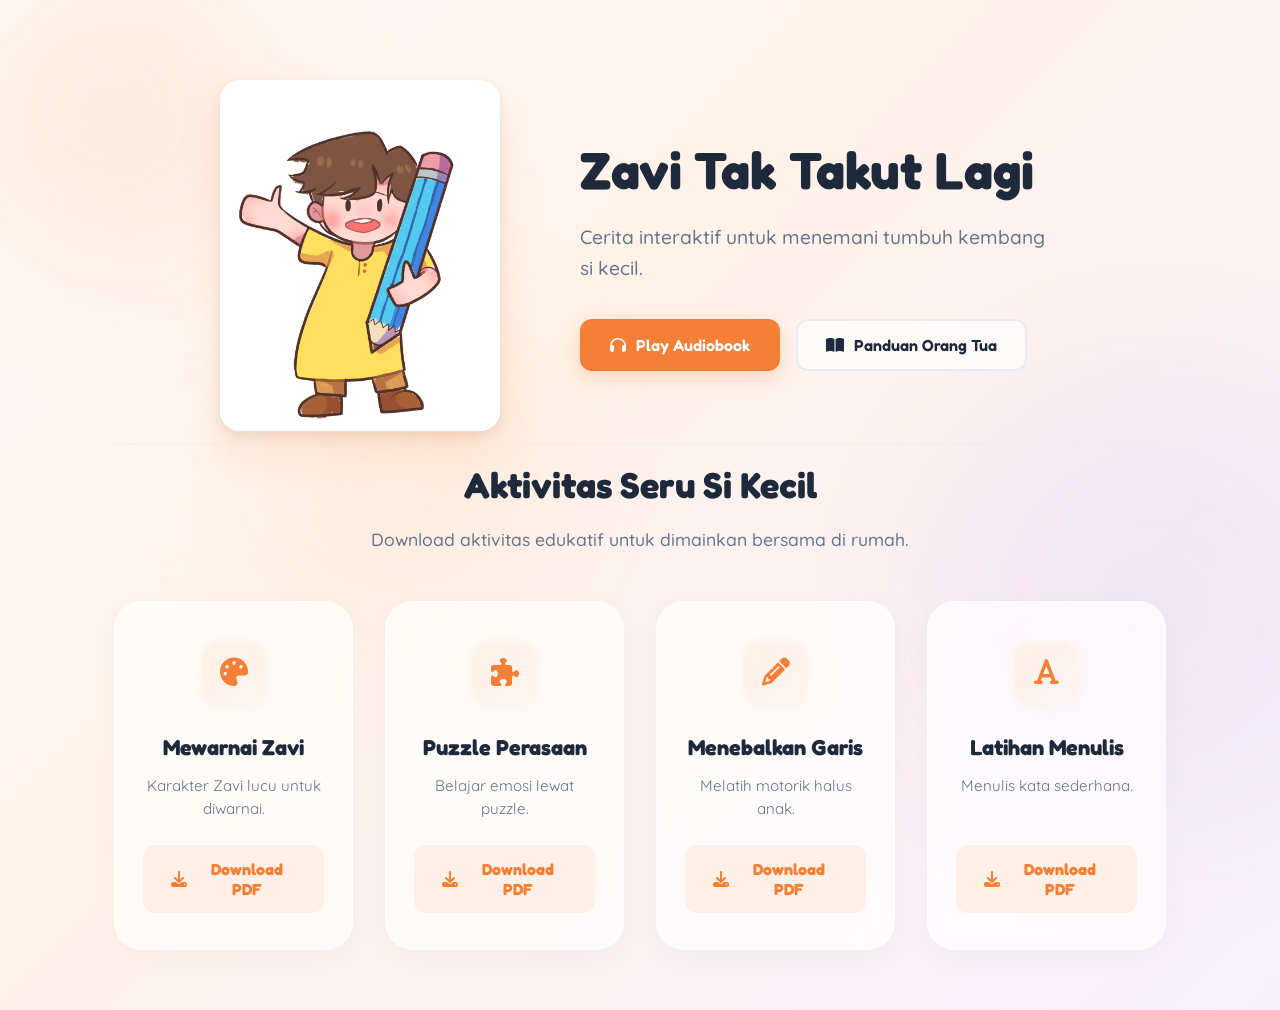
<file: index.html>
<!DOCTYPE html>
<html lang="id">
<head>
    <meta charset="UTF-8" />
    <meta name="viewport" content="width=device-width, initial-scale=1.0" />
    <title>Zavi Grows - Audiobook & Aktivitas</title>
    <link rel="icon" type="image/x-icon" href="assets/logo/logo-z.jpeg"/>
    <link rel="stylesheet" href="styles.css" />
    <link rel="stylesheet" href="https://cdnjs.cloudflare.com/ajax/libs/font-awesome/6.4.0/css/all.min.css" />
    <link rel="preconnect" href="https://fonts.googleapis.com" />
    <link rel="preconnect" href="https://fonts.gstatic.com" crossorigin />
    <link href="https://fonts.googleapis.com/css2?family=Fredoka:wght@300..700&family=Quicksand:wght@300..700&display=swap" rel="stylesheet" />
</head>
<body>
    <!-- Background Bubbles -->
    <div class="bg-bubble bubble-1"></div>
    <div class="bg-bubble bubble-2"></div>
    <div class="bg-bubble bubble-3"></div>

    <main class="container">
        <section id="landing" class="screen active">
            <div class="hero-section">
                <div class="book-cover">
                    <img src="assets/images/ka ayepsss.png" alt="Zavi Tak Takut Lagi Cover" />
                </div>
                <div class="hero-content">
                    <h1>Zavi Tak Takut Lagi</h1>
                    <p>Cerita interaktif untuk menemani tumbuh kembang si kecil.</p>
                    
                    <div class="hero-actions">
                        <button class="btn btn-primary" onclick="showScreen('audiobook')">
                            <i class="fas fa-headphones"></i> Play Audiobook
                        </button>
                        <button class="btn btn-outline" onclick="showScreen('flipbook')">
                            <i class="fas fa-book-open"></i> Panduan Orang Tua
                        </button>
                    </div>
                </div>
            </div>
            <div class="gap-line"></div>
            <div class="activities-section">
                <div class="section-header">
                    <h2>Aktivitas Seru Si Kecil</h2>
                    <p>Download aktivitas edukatif untuk dimainkan bersama di rumah.</p>
                </div>

                <div class="activities-grid">
                    <div class="card">
                        <div class="card-icon"><i class="fas fa-palette"></i></div>
                        <div class="card-body">
                            <h3>Mewarnai Zavi</h3>
                            <p>Karakter Zavi lucu untuk diwarnai.</p>
                        </div>
                        <button class="btn btn-action" onclick="openPdfModal('assets/pdf/mewarnai-zavi.pdf', 'Mewarnai Zavi')">
                            <i class="fas fa-download"></i> Download PDF
                        </button>
                    </div>

                    <div class="card">
                        <div class="card-icon"><i class="fas fa-puzzle-piece"></i></div>
                        <div class="card-body">
                            <h3>Puzzle Perasaan</h3>
                            <p>Belajar emosi lewat puzzle.</p>
                        </div>
                        <button class="btn btn-action" onclick="openPdfModal('assets/pdf/puzzel-zavi.pdf', 'Puzzle Perasaan')">
                            <i class="fas fa-download"></i> Download PDF
                        </button>
                    </div>

                    <div class="card">
                        <div class="card-icon"><i class="fas fa-pencil-alt"></i></div>
                        <div class="card-body">
                            <h3>Menebalkan Garis</h3>
                            <p>Melatih motorik halus anak.</p>
                        </div>
                        <button class="btn btn-action" onclick="openPdfModal('assets/pdf/menebalkan-garis-zavi.pdf', 'Menebalkan Garis')">
                            <i class="fas fa-download"></i> Download PDF
                        </button>
                    </div>

                    <div class="card">
                        <div class="card-icon"><i class="fas fa-font"></i></div>
                        <div class="card-body">
                            <h3>Latihan Menulis</h3>
                            <p>Menulis kata sederhana.</p>
                        </div>
                        <button class="btn btn-action" onclick="openPdfModal('assets/pdf/menulis-zavi.pdf', 'Latihan Menulis')">
                            <i class="fas fa-download"></i> Download PDF
                        </button>
                    </div>
                </div>
            </div>
        </section>

        <section id="audiobook" class="screen">
            <button class="btn-back" onclick="showScreen('landing')">
                <i class="fas fa-arrow-left"></i> Kembali
            </button>
            <div class="audiobook-layout">
                <!-- Left Column: Story Details -->
                <div class="audiobook-details">
                    <span class="detail-kicker">AUDIOBOOK INTERAKTIF</span>
                    <h1>Zavi Tak Takut Lagi</h1>
                    <p class="story-synopsis">
                        Kisah hangat tentang Zavi yang belajar memahami emosi dan mengatasi rasa takutnya. 
                        Didesain khusus untuk melatih keberanian si kecil serta mempererat ikatan (*bonding*) 
                        antara anak dan orang tua melalui aktivitas membaca bersama yang menyenangkan.
                    </p>
                    <div class="story-meta">
                        <div class="meta-item">
                            <i class="fas fa-clock"></i>
                            <div>
                                <strong>Durasi</strong>
                                <span>~10 Menit</span>
                            </div>
                        </div>
                        <div class="meta-item">
                            <i class="fas fa-child"></i>
                            <div>
                                <strong>Rekomendasi Usia</strong>
                                <span>3 - 7 Tahun</span>
                            </div>
                        </div>
                        <div class="meta-item">
                            <i class="fas fa-heart"></i>
                            <div>
                                <strong>Fokus Karakter</strong>
                                <span>Regulasi Emosi & Keberanian</span>
                            </div>
                        </div>
                    </div>
                </div>

                <!-- Right Column: Player Card -->
                <div class="player-container">
                    <div class="album-art">
                        <img src="assets/images/ka ayepsss.png" alt="Cover" />
                        <div class="playing-indicator" id="playingIndicator">
                            <span></span><span></span><span></span><span></span>
                        </div>
                    </div>

                    <h2>Zavi Tak Takut Lagi</h2>
                    <p class="narrator">Dibacakan oleh: Tim Zavi Grows</p>

                    <div class="progress-container">
                        <input type="range" id="progressBar" class="progress-bar" value="0" min="0" max="100" />
                        <div class="time-display">
                            <span id="currentTime">0:00</span>
                            <span id="duration">0:00</span>
                        </div>
                    </div>

                    <div class="controls">
                        <button class="control-btn" onclick="skip(-10)">
                            <i class="fas fa-backward"></i>
                            <span>10s</span>
                        </button>
                        <button class="control-btn play-btn" id="playBtn" onclick="togglePlay()">
                            <i class="fas fa-play"></i>
                        </button>
                        <button class="control-btn" onclick="skip(10)">
                            <i class="fas fa-forward"></i>
                            <span>10s</span>
                        </button>
                    </div>

                    <div class="speed-control">
                        <label>Kecepatan:</label>
                        <select id="speedSelect" onchange="changeSpeed()">
                            <option value="0.5">0.5x</option>
                            <option value="0.75">0.75x</option>
                            <option value="1" selected>1x</option>
                            <option value="1.25">1.25x</option>
                            <option value="1.5">1.5x</option>
                        </select>
                    </div>
                </div>
            </div>

            <audio id="audioPlayer" src="assets/audio/audiobook.mp3"></audio>
            <audio id="flipSound" src="assets/audio/page-flip.mp3" preload="auto"></audio>
        </section>

        <section id="flipbook" class="screen">
            <button class="btn-back" onclick="showScreen('landing')">
                <i class="fas fa-arrow-left"></i> Kembali
            </button>

            <div class="flipbook-header">
                <span class="parent-kicker">PANDUAN UNTUK AYAH & BUNDA</span>
                <h2>Book Chat Plan</h2>
                <p>Buka halaman seperti buku, lalu gunakan pertanyaan di dalamnya untuk menemani anak ngobrol setelah membaca cerita Zavi.</p>
            </div>

            <div class="flipbook-container">
                <div class="book-stage">
                    <div class="book" id="book">
                        <div class="page" data-page="1"><img src="assets/images/guide/page1.png" alt="Halaman 1" /></div>
                        <div class="page" data-page="2"><img src="assets/images/guide/page2.png" alt="Halaman 2" /></div>
                        <div class="page" data-page="3"><img src="assets/images/guide/page3.png" alt="Halaman 3" /></div>
                        <div class="page" data-page="4"><img src="assets/images/guide/page4.png" alt="Halaman 4" /></div>
                        <div class="page" data-page="5"><img src="assets/images/guide/page5.png" alt="Halaman 5" /></div>
                        <div class="page" data-page="6"><img src="assets/images/guide/page6.png" alt="Halaman 6" /></div>
                        <div class="page" data-page="7"><img src="assets/images/guide/page7.png" alt="Halaman 7" /></div>
                        <div class="page" data-page="8"><img src="assets/images/guide/page8.png" alt="Halaman 8" /></div>
                        <div class="page" data-page="9"><img src="assets/images/guide/page9.png" alt="Halaman 9" /></div>
                        <div class="page" data-page="10"><img src="assets/images/guide/page10.png" alt="Halaman 10" /></div>
                        <div class="page" data-page="11"><img src="assets/images/guide/page11.png" alt="Halaman 11" /></div>
                        <div class="page" data-page="12"><img src="assets/images/guide/page12.png" alt="Halaman 12" /></div>
                    </div>
                </div>

                <div class="flipbook-controls">
                    <button class="nav-btn" id="prevBtn" onclick="prevPage()"><i class="fas fa-chevron-left"></i></button>
                    <span class="page-indicator">Halaman <span id="currentPage">1</span> dari <span id="totalPages">12</span></span>
                    <button class="nav-btn" id="nextBtn" onclick="nextPage()"><i class="fas fa-chevron-right"></i></button>
                </div>
            </div>
        </section>
    </main>

    <div id="pdfModal" class="modal">
        <div class="modal-content">
            <div class="modal-header">
                <h2 id="modalTitle">PDF Preview</h2>
                <button class="modal-close" onclick="closePdfModal()"><i class="fas fa-times"></i></button>
            </div>
            <div class="modal-body">
                <iframe id="pdfIframe" src="" class="pdf-preview"></iframe>
            </div>
            <div class="modal-footer">
                <button class="btn btn-outline" onclick="closePdfModal()">Tutup</button>
                <a id="downloadLink" href="" download class="btn btn-primary">
                    <i class="fas fa-download"></i> Download PDF
                </a>
            </div>
        </div>
    </div>

    <script src="script.js"></script>
</body>
</html>
</file>
<file: styles.css>
/* ==================== DESIGN SYSTEM & VARIABLES ==================== */
:root {
    /* Kept original brand orange color settings */
    --color-brand: #f47f36;
    --color-brand-hover: #e06c25;
    --color-brand-light: #fef0e6; /* Soft warm tint of orange */
    
    /* Soft, warm background gradient */
    --color-bg-gradient: linear-gradient(135deg, #fffcf9 0%, #fff2e8 40%, #f7f1ff 100%);
    --color-bg: #fffcf9;
    
    /* Glassmorphism settings */
    --color-surface: rgba(255, 255, 255, 0.72);
    --color-surface-solid: #ffffff;
    --color-text-main: #1e293b; /* Sleek dark slate */
    --color-text-muted: #64748b;
    --color-border: rgba(226, 232, 240, 0.8);
    --color-shadow: rgba(244, 127, 54, 0.06);
    
    --radius-sm: 12px;
    --radius-md: 20px;
    --radius-lg: 28px;
    
    --shadow-sm: 0 4px 6px -1px rgba(0, 0, 0, 0.03), 0 2px 4px -1px rgba(0, 0, 0, 0.02);
    --shadow-md: 0 12px 25px -5px rgba(244, 127, 54, 0.1), 0 8px 16px -6px rgba(0, 0, 0, 0.04);
    --shadow-lg: 0 20px 40px -10px rgba(0, 0, 0, 0.06), 0 10px 20px -10px rgba(0, 0, 0, 0.03);
}

/* ==================== GLOBAL STYLES ==================== */
* {
    margin: 0;
    padding: 0;
    box-sizing: border-box;
}

body {
    font-family: "Quicksand", -apple-system, BlinkMacSystemFont, "Segoe UI", Roboto, sans-serif;
    background: var(--color-bg-gradient);
    color: var(--color-text-main);
    line-height: 1.6;
    -webkit-font-smoothing: antialiased;
    min-height: 100vh;
    overflow-x: hidden;
    position: relative;
}

h1, h2, h3, h4, h5, h6, .btn, .parent-kicker, #modalTitle, .back-btn, .btn-back {
    font-family: "Fredoka", sans-serif;
}

.container {
    max-width: 1100px;
    margin: 0 auto;
    padding: 60px 24px;
    display: flex;
    flex-direction: column;
    gap: 80px;
    position: relative;
    z-index: 1;
}

.gap-line {
    height: 1px;
    background-color: var(--color-border);
    margin: 12px 0;
    opacity: 0.6;
}

/* ==================== BACKGROUND ANIMATED BUBBLES ==================== */
.bg-bubble {
    position: fixed;
    border-radius: 50%;
    filter: blur(80px);
    z-index: -1;
    opacity: 0.55;
    pointer-events: none;
    animation: floatBubble 25s infinite ease-in-out alternate;
}

.bubble-1 {
    width: 320px;
    height: 320px;
    background: rgba(244, 127, 54, 0.22); /* Orange glow */
    top: -50px;
    left: -50px;
}

.bubble-2 {
    width: 450px;
    height: 450px;
    background: rgba(108, 92, 231, 0.12); /* Lavender/Purple glow */
    bottom: 8%;
    right: -100px;
    animation-delay: -5s;
    animation-duration: 35s;
}

.bubble-3 {
    width: 280px;
    height: 280px;
    background: rgba(254, 180, 123, 0.18); /* Peach glow */
    top: 35%;
    left: 20%;
    animation-delay: -10s;
    animation-duration: 30s;
}

@keyframes floatBubble {
    0% {
        transform: translate(0, 0) scale(1) rotate(0deg);
    }
    50% {
        transform: translate(50px, 70px) scale(1.15) rotate(180deg);
    }
    100% {
        transform: translate(-30px, -30px) scale(0.9) rotate(360deg);
    }
}

/* ==================== SCREEN NAVIGATION ==================== */
.screen {
    display: none;
    animation: fadeIn 0.4s cubic-bezier(0.16, 1, 0.3, 1);
    width: 100%;
}

.screen.active {
    display: block;
}

@keyframes fadeIn {
    from { opacity: 0; transform: translateY(16px); }
    to { opacity: 1; transform: translateY(0); }
}

.btn-back {
    background: rgba(255, 255, 255, 0.6);
    backdrop-filter: blur(4px);
    border: 1px solid var(--color-border);
    color: var(--color-text-muted);
    font-size: 0.95rem;
    padding: 10px 20px;
    border-radius: var(--radius-sm);
    cursor: pointer;
    display: inline-flex;
    align-items: center;
    gap: 8px;
    margin-bottom: 32px;
    font-weight: 600;
    transition: all 0.2s ease;
}

.btn-back:hover {
    color: var(--color-brand);
    background: var(--color-brand-light);
    border-color: rgba(244, 127, 54, 0.3);
    transform: translateX(-4px);
}

/* ==================== BUTTONS ==================== */
.btn {
    display: inline-flex;
    align-items: center;
    justify-content: center;
    gap: 10px;
    padding: 14px 28px;
    font-size: 1rem;
    font-weight: 600;
    border-radius: var(--radius-sm);
    border: 2px solid transparent;
    cursor: pointer;
    transition: all 0.3s cubic-bezier(0.4, 0, 0.2, 1);
    text-decoration: none;
}

.btn-primary {
    background-color: var(--color-brand);
    color: white;
    box-shadow: 0 6px 20px rgba(244, 127, 54, 0.25);
}

.btn-primary:hover {
    background-color: var(--color-brand-hover);
    transform: translateY(-2px);
    box-shadow: 0 8px 25px rgba(244, 127, 54, 0.35);
}

.btn-primary:active {
    transform: translateY(0);
}

.btn-outline {
    background-color: rgba(255, 255, 255, 0.65);
    backdrop-filter: blur(4px);
    color: var(--color-text-main);
    border: 2px solid var(--color-border);
}

.btn-outline:hover {
    background-color: var(--color-brand-light);
    color: var(--color-brand-hover);
    border-color: var(--color-brand);
    transform: translateY(-2px);
}

.btn-outline:active {
    transform: translateY(0);
}

.btn-action {
    width: 100%;
    background-color: var(--color-brand-light);
    color: var(--color-brand);
    border: none;
    font-weight: 700;
    margin-top: auto;
    border-radius: var(--radius-sm);
}

.btn-action:hover {
    background-color: var(--color-brand);
    color: white;
    transform: translateY(-2px);
    box-shadow: 0 4px 12px rgba(244, 127, 54, 0.2);
}

/* ==================== HERO SECTION (LANDING) ==================== */
.hero-section {
    display: flex;
    flex-direction: column;
    align-items: center;
    text-align: center;
    gap: 40px;
    margin-top: 20px;
}

@media (min-width: 768px) {
    .hero-section {
        flex-direction: row;
        text-align: left;
        justify-content: center;
        gap: 80px;
    }
}

.book-cover {
    width: 100%;
    max-width: 280px;
    border-radius: var(--radius-md);
    overflow: hidden;
    box-shadow: 0 20px 40px rgba(244, 127, 54, 0.15), 0 5px 15px rgba(0, 0, 0, 0.08);
    transition: transform 0.5s cubic-bezier(0.175, 0.885, 0.32, 1.275), box-shadow 0.5s ease;
    transform-style: preserve-3d;
    perspective: 1000px;
}

.book-cover:hover {
    transform: translateY(-10px) rotateY(-8deg) rotateX(4deg);
    box-shadow: 0 30px 60px rgba(244, 127, 54, 0.25), 0 10px 25px rgba(0, 0, 0, 0.1);
}

.book-cover img {
    width: 100%;
    height: auto;
    display: block;
    transition: transform 0.5s ease;
}

.book-cover:hover img {
    transform: scale(1.03);
}

.hero-content h1 {
    font-size: clamp(2.25rem, 5vw, 3.25rem);
    font-weight: 800;
    line-height: 1.2;
    margin-bottom: 20px;
    color: var(--color-text-main);
}

.hero-content p {
    font-size: 1.2rem;
    color: var(--color-text-muted);
    margin-bottom: 36px;
    max-width: 480px;
    font-weight: 500;
}

.hero-actions {
    display: flex;
    flex-wrap: wrap;
    gap: 16px;
    justify-content: center;
}

@media (min-width: 768px) {
    .hero-actions {
        justify-content: flex-start;
    }
}

/* ==================== ACTIVITIES SECTION ==================== */
.activities-section {
    position: relative;
}

.section-header {
    text-align: center;
    margin-bottom: 48px;
}

.section-header h2 {
    font-size: 2.25rem;
    font-weight: 800;
    margin-bottom: 12px;
    color: var(--color-text-main);
}

.section-header p {
    color: var(--color-text-muted);
    font-size: 1.1rem;
    font-weight: 500;
}

.activities-grid {
    display: grid;
    grid-template-columns: repeat(4, 1fr);
    gap: 32px;
}

@media (max-width: 1024px) {
    .activities-grid {
        grid-template-columns: repeat(2, 1fr);
    }
}

@media (max-width: 640px) {
    .activities-grid {
        grid-template-columns: 1fr;
    }
}

.card {
    background: var(--color-surface);
    backdrop-filter: blur(12px) saturate(180%);
    -webkit-backdrop-filter: blur(12px) saturate(180%);
    border: 1px solid rgba(255, 255, 255, 0.6);
    border-radius: var(--radius-lg);
    padding: 36px 28px;
    display: flex;
    flex-direction: column;
    align-items: center;
    text-align: center;
    transition: all 0.4s cubic-bezier(0.165, 0.84, 0.44, 1);
    box-shadow: 0 8px 30px rgba(0, 0, 0, 0.03);
    position: relative;
    overflow: hidden;
}

/* Sparkle shine effect on hover */
.card::before {
    content: '';
    position: absolute;
    top: 0;
    left: -150%;
    width: 50%;
    height: 100%;
    background: linear-gradient(to right, rgba(255,255,255,0) 0%, rgba(255,255,255,0.3) 100%);
    transform: skewX(-25deg);
    transition: 0.75s;
    pointer-events: none;
}

.card:hover::before {
    left: 150%;
}

.card:hover {
    transform: translateY(-6px);
    border-color: rgba(244, 127, 54, 0.35);
    box-shadow: 0 16px 35px rgba(244, 127, 54, 0.1), 0 4px 15px rgba(0, 0, 0, 0.02);
}

.card-icon {
    width: 68px;
    height: 68px;
    background: linear-gradient(135deg, var(--color-brand-light) 0%, rgba(254, 240, 230, 0.5) 100%);
    color: var(--color-brand);
    border-radius: var(--radius-md);
    display: flex;
    align-items: center;
    justify-content: center;
    font-size: 1.75rem;
    margin-bottom: 24px;
    transition: all 0.3s ease;
    box-shadow: inset 0 2px 5px rgba(255,255,255,0.8), 0 4px 10px rgba(244, 127, 54, 0.05);
}

.card:hover .card-icon {
    transform: scale(1.1) rotate(6deg);
    background: linear-gradient(135deg, var(--color-brand) 0%, var(--color-brand-hover) 100%);
    color: white;
    box-shadow: 0 6px 15px rgba(244, 127, 54, 0.2);
}

.card-body h3 {
    font-size: 1.35rem;
    font-weight: 700;
    margin-bottom: 10px;
    color: var(--color-text-main);
}

.card-body p {
    color: var(--color-text-muted);
    font-size: 0.95rem;
    margin-bottom: 24px;
    line-height: 1.5;
}

/* ==================== AUDIOBOOK LAYOUT (DESKTOP REFINE) ==================== */
.audiobook-layout {
    display: flex;
    flex-direction: column-reverse;
    align-items: center;
    gap: 40px;
    margin-top: 20px;
}

.audiobook-details {
    text-align: center;
    max-width: 500px;
}

.detail-kicker {
    font-size: 0.8rem;
    font-weight: 800;
    color: var(--color-brand);
    letter-spacing: 1.5px;
    margin-bottom: 12px;
    display: block;
}

.audiobook-details h1 {
    font-size: clamp(2.25rem, 4vw, 2.75rem);
    font-weight: 800;
    color: var(--color-text-main);
    margin-bottom: 20px;
    line-height: 1.2;
}

.story-synopsis {
    font-size: 1.05rem;
    color: var(--color-text-muted);
    line-height: 1.6;
    margin-bottom: 32px;
}

.story-meta {
    display: flex;
    flex-direction: column;
    gap: 16px;
    text-align: left;
}

.meta-item {
    display: flex;
    align-items: center;
    gap: 16px;
}

.meta-item i {
    width: 40px;
    height: 40px;
    background: var(--color-brand-light);
    color: var(--color-brand);
    border-radius: 50%;
    display: flex;
    align-items: center;
    justify-content: center;
    font-size: 1.1rem;
    flex-shrink: 0;
    box-shadow: 0 4px 10px rgba(244, 127, 54, 0.08);
}

.meta-item strong {
    display: block;
    font-size: 0.95rem;
    color: var(--color-text-main);
    font-family: "Fredoka", sans-serif;
}

.meta-item span {
    font-size: 0.9rem;
    color: var(--color-text-muted);
    font-weight: 600;
}

@media (min-width: 768px) {
    .audiobook-layout {
        flex-direction: row;
        align-items: stretch;
        justify-content: center;
        gap: 60px;
    }
    
    .audiobook-details {
        flex: 1.1;
        display: flex;
        flex-direction: column;
        justify-content: center;
        text-align: left;
        max-width: 520px;
    }
    
    .player-container {
        flex: 0.9;
        margin: 0;
    }
}

/* ==================== AUDIOBOOK PLAYER ==================== */
.player-container {
    max-width: 500px;
    margin: 0 auto;
    text-align: center;
    background: var(--color-surface);
    backdrop-filter: blur(16px) saturate(180%);
    -webkit-backdrop-filter: blur(16px) saturate(180%);
    padding: 48px 32px;
    border-radius: var(--radius-lg);
    box-shadow: 0 20px 50px rgba(0, 0, 0, 0.05), 0 1px 1px rgba(255, 255, 255, 0.5) inset;
    border: 1px solid rgba(255, 255, 255, 0.7);
}

.album-art {
    width: 230px;
    height: 230px;
    margin: 0 auto 28px;
    border-radius: var(--radius-md);
    overflow: hidden;
    position: relative;
    box-shadow: 0 15px 35px rgba(0, 0, 0, 0.12);
    border: 4px solid white;
    transition: transform 0.5s ease;
}

.album-art img {
    width: 100%;
    height: 100%;
    object-fit: cover;
}

.player-container h2 {
    font-size: 1.75rem;
    font-weight: 800;
    color: var(--color-text-main);
}

.narrator {
    color: var(--color-text-muted);
    font-size: 0.95rem;
    font-weight: 600;
    margin-top: 6px;
}

/* Custom Playing wave bar indicator */
.playing-indicator {
    position: absolute;
    bottom: 16px;
    left: 50%;
    transform: translateX(-50%);
    display: none;
    gap: 4px;
    background: rgba(30, 41, 59, 0.85);
    padding: 8px 14px;
    border-radius: 20px;
    backdrop-filter: blur(6px);
    box-shadow: 0 4px 12px rgba(0, 0, 0, 0.15);
}

.playing-indicator.active {
    display: flex;
}

.playing-indicator span {
    width: 3px;
    height: 12px;
    background: var(--color-brand);
    border-radius: 2px;
    animation: soundWave 0.5s ease-in-out infinite alternate;
}

.playing-indicator span:nth-child(2) { animation-delay: 0.1s; animation-duration: 0.6s; }
.playing-indicator span:nth-child(3) { animation-delay: 0.2s; animation-duration: 0.4s; }
.playing-indicator span:nth-child(4) { animation-delay: 0.3s; animation-duration: 0.5s; }

@keyframes soundWave {
    from { height: 4px; }
    to { height: 18px; }
}

/* Custom timeline progress bar styling */
.progress-container {
    margin: 36px 0 28px;
}

.progress-bar {
    width: 100%;
    height: 8px;
    background: #e2e8f0;
    border-radius: 4px;
    -webkit-appearance: none;
    appearance: none;
    outline: none;
    cursor: pointer;
    transition: background 0.1s ease;
}

.progress-bar::-webkit-slider-thumb {
    -webkit-appearance: none;
    appearance: none;
    width: 18px;
    height: 18px;
    background: var(--color-brand);
    border: 3px solid white;
    border-radius: 50%;
    cursor: pointer;
    box-shadow: 0 2px 6px rgba(0, 0, 0, 0.15);
    transition: transform 0.1s ease, background-color 0.2s ease;
}

.progress-bar::-webkit-slider-thumb:hover {
    transform: scale(1.25);
    background: var(--color-brand-hover);
}

.time-display {
    display: flex;
    justify-content: space-between;
    font-size: 0.9rem;
    font-weight: 600;
    color: var(--color-text-muted);
    margin-top: 10px;
}

/* Audio controls */
.controls {
    display: flex;
    align-items: center;
    justify-content: center;
    gap: 28px;
    margin-bottom: 28px;
}

.control-btn {
    background: rgba(255,255,255,0.5);
    border: 1px solid var(--color-border);
    color: var(--color-text-main);
    cursor: pointer;
    display: flex;
    flex-direction: column;
    align-items: center;
    justify-content: center;
    width: 48px;
    height: 48px;
    border-radius: 50%;
    font-size: 1.1rem;
    transition: all 0.2s ease;
}

.control-btn:hover {
    color: var(--color-brand);
    background: var(--color-brand-light);
    border-color: rgba(244, 127, 54, 0.25);
}

.control-btn:active {
    transform: scale(0.95);
}

.control-btn span {
    font-size: 0.65rem;
    font-weight: 700;
    color: var(--color-text-muted);
    margin-top: 1px;
}

.play-btn {
    width: 72px;
    height: 72px;
    background: var(--color-brand);
    color: white;
    border-radius: 50%;
    display: flex;
    align-items: center;
    justify-content: center;
    font-size: 1.6rem;
    box-shadow: 0 8px 25px rgba(244, 127, 54, 0.35);
    transition: all 0.3s cubic-bezier(0.175, 0.885, 0.32, 1.275);
    border: none;
}

.play-btn:hover {
    background: var(--color-brand-hover);
    color: white;
    transform: scale(1.08);
    box-shadow: 0 12px 30px rgba(244, 127, 54, 0.45);
}

.play-btn:active {
    transform: scale(0.95);
}

.speed-control {
    display: flex;
    align-items: center;
    justify-content: center;
    gap: 10px;
    font-size: 0.9rem;
    font-weight: 600;
    color: var(--color-text-muted);
}

.speed-control select {
    padding: 6px 14px;
    border: 1px solid var(--color-border);
    border-radius: var(--radius-sm);
    font-family: inherit;
    font-weight: 600;
    color: var(--color-text-main);
    background: var(--color-surface-solid);
    cursor: pointer;
    outline: none;
    transition: border-color 0.2s;
}

.speed-control select:hover {
    border-color: var(--color-brand);
}

/* ==================== FLIPBOOK ==================== */
.flipbook-header {
    text-align: center;
    margin-bottom: 36px;
}

.parent-kicker {
    font-size: 0.8rem;
    font-weight: 800;
    color: var(--color-brand);
    letter-spacing: 1.5px;
    display: block;
    margin-bottom: 10px;
}

.flipbook-header h2 {
    font-size: 2.25rem;
    font-weight: 800;
    color: var(--color-text-main);
    margin-bottom: 8px;
}

.flipbook-header p {
    font-size: 1.05rem;
    color: var(--color-text-muted);
    max-width: 600px;
    margin: 0 auto;
}

.flipbook-container {
    display: flex;
    flex-direction: column;
    align-items: center;
}

.book-stage {
    width: 100%;
    max-width: 900px;
    padding: 40px 24px;
    background: linear-gradient(180deg, #e2e8f0 0%, #cbd5e1 100%);
    border-radius: var(--radius-lg);
    display: flex;
    justify-content: center;
    overflow: hidden;
    box-shadow: inset 0 4px 12px rgba(0, 0, 0, 0.08), 0 8px 24px rgba(0, 0, 0, 0.05);
    border: 1px solid rgba(255, 255, 255, 0.5);
    position: relative;
}

.book {
    display: flex;
    perspective: 1500px;
    position: relative;
    filter: drop-shadow(0 20px 30px rgba(15, 23, 42, 0.2));
}

/* Subtle flipbook page binder spine line */
.book::after {
    content: '';
    position: absolute;
    top: 0;
    bottom: 0;
    left: 50%;
    width: 2px;
    background: linear-gradient(to right, rgba(0,0,0,0.15), rgba(0,0,0,0.02) 50%, rgba(255,255,255,0.1) 100%);
    transform: translateX(-50%);
    z-index: 5;
    pointer-events: none;
}

.page {
    display: none;
    width: 100%;
    max-width: 380px;
    aspect-ratio: 1/1.414;
    background: white;
    border: 1px solid #d1d5db;
    opacity: 0.5;
    transform: scale(0.97);
    transition: all 0.4s cubic-bezier(0.25, 1, 0.5, 1);
    transform-style: preserve-3d;
    box-shadow: inset 3px 0 10px rgba(0, 0, 0, 0.02), -1px 0 0 rgba(0, 0, 0, 0.05);
}

.page img {
    width: 100%;
    height: 100%;
    object-fit: contain;
}

.page.left.active, .page.right.active {
    display: block;
    opacity: 1;
    transform: scale(1);
}

.page.left {
    transform-origin: right center;
    border-radius: 12px 0 0 12px;
    box-shadow: inset -10px 0 20px rgba(0,0,0,0.04), -2px 5px 15px rgba(0,0,0,0.1);
}

.page.right {
    transform-origin: left center;
    border-radius: 0 12px 12px 0;
    box-shadow: inset 10px 0 20px rgba(0,0,0,0.04), 2px 5px 15px rgba(0,0,0,0.1);
}

.flipbook-controls {
    display: flex;
    align-items: center;
    gap: 24px;
    margin-top: 32px;
}

.nav-btn {
    width: 44px;
    height: 44px;
    border-radius: 50%;
    background: var(--color-surface);
    border: 1px solid var(--color-border);
    color: var(--color-text-main);
    display: flex;
    align-items: center;
    justify-content: center;
    cursor: pointer;
    transition: all 0.25s ease;
    box-shadow: var(--shadow-sm);
}

.nav-btn:hover:not(:disabled) {
    background: var(--color-brand);
    color: white;
    border-color: var(--color-brand);
    transform: scale(1.05);
    box-shadow: 0 4px 12px rgba(244, 127, 54, 0.2);
}

.nav-btn:disabled {
    opacity: 0.4;
    cursor: not-allowed;
    box-shadow: none;
}

.page-indicator {
    font-size: 0.95rem;
    font-weight: 600;
    color: var(--color-text-main);
    background: rgba(255, 255, 255, 0.6);
    padding: 8px 16px;
    border-radius: 20px;
    border: 1px solid var(--color-border);
}

.page.flipping-next { animation: flipNext 0.6s ease forwards; z-index: 10; }
.page.flipping-prev { animation: flipPrev 0.6s ease forwards; z-index: 10; }
@keyframes flipNext { 0% { transform: rotateY(0deg); } 100% { transform: rotateY(-180deg); opacity: 0; } }
@keyframes flipPrev { 0% { transform: rotateY(0deg); } 100% { transform: rotateY(180deg); opacity: 0; } }

@media (max-width: 900px) {
    .book::after {
        display: none;
    }
    .page.left, .page.right {
        border-radius: 12px;
        transform-origin: center center;
    }
}

/* ==================== PDF MODAL PREVIEW ==================== */
.modal {
    display: none;
    position: fixed;
    z-index: 1000;
    left: 0;
    top: 0;
    width: 100%;
    height: 100%;
    background-color: rgba(15, 23, 42, 0.4);
    backdrop-filter: blur(8px);
    -webkit-backdrop-filter: blur(8px);
    transition: all 0.3s ease;
}

.modal.active {
    display: flex;
    align-items: center;
    justify-content: center;
}

.modal-content {
    background: rgba(255, 255, 255, 0.92);
    backdrop-filter: blur(20px);
    -webkit-backdrop-filter: blur(20px);
    border: 1px solid rgba(255, 255, 255, 0.7);
    border-radius: var(--radius-lg);
    width: 90%;
    max-width: 850px;
    height: 85vh;
    display: flex;
    flex-direction: column;
    box-shadow: 0 25px 60px -15px rgba(0, 0, 0, 0.2);
    transform: scale(0.92);
    transition: transform 0.3s cubic-bezier(0.34, 1.56, 0.64, 1);
    overflow: hidden;
}

.modal.active .modal-content {
    transform: scale(1);
}

.modal-header {
    display: flex;
    justify-content: space-between;
    align-items: center;
    padding: 20px 28px;
    border-bottom: 1px solid rgba(226, 232, 240, 0.8);
    background: rgba(255, 255, 255, 0.5);
}

.modal-header h2 {
    font-size: 1.5rem;
    font-weight: 800;
    color: var(--color-text-main);
}

.modal-close {
    background: rgba(241, 245, 249, 0.8);
    border: none;
    width: 36px;
    height: 36px;
    border-radius: 50%;
    display: flex;
    align-items: center;
    justify-content: center;
    font-size: 1rem;
    cursor: pointer;
    color: var(--color-text-muted);
    transition: all 0.2s;
}

.modal-close:hover {
    background: rgba(239, 68, 68, 0.1);
    color: #ef4444;
    transform: rotate(90deg);
}

.modal-body {
    flex-grow: 1;
    padding: 20px;
    background: rgba(241, 245, 249, 0.3);
}

.pdf-preview {
    width: 100%;
    height: 100%;
    border: 1px solid rgba(226, 232, 240, 0.8);
    border-radius: var(--radius-sm);
    background: #fff;
    box-shadow: var(--shadow-sm);
}

.modal-footer {
    display: flex;
    gap: 12px;
    padding: 20px 28px;
    border-top: 1px solid rgba(226, 232, 240, 0.8);
    justify-content: flex-end;
    background: rgba(255, 255, 255, 0.5);
}

/* ==================== ACTIVITY PAGE (activity.html) ==================== */
.activity-page {
    max-width: 1100px;
    margin: 0 auto;
    padding: 60px 24px;
    min-height: 100vh;
    position: relative;
    z-index: 1;
}

.back-btn {
    display: inline-flex;
    align-items: center;
    gap: 8px;
    color: var(--color-text-muted);
    text-decoration: none;
    font-weight: 600;
    margin-bottom: 32px;
    transition: color 0.2s, transform 0.2s;
    font-family: "Fredoka", sans-serif;
}

.back-btn:hover {
    color: var(--color-brand);
    transform: translateX(-4px);
}

.activity-page h1 {
    font-size: 2.5rem;
    font-weight: 800;
    margin-bottom: 12px;
    color: var(--color-text-main);
}

.subtitle-text {
    color: var(--color-text-muted);
    font-size: 1.125rem;
    margin-bottom: 48px;
    max-width: 600px;
}

.activity-grid {
    display: grid;
    grid-template-columns: repeat(auto-fit, minmax(280px, 1fr));
    gap: 32px;
}

.activity-card {
    background: var(--color-surface);
    backdrop-filter: blur(12px);
    -webkit-backdrop-filter: blur(12px);
    border: 1px solid rgba(255, 255, 255, 0.6);
    border-radius: var(--radius-lg);
    overflow: hidden;
    display: flex;
    flex-direction: column;
    transition: all 0.4s cubic-bezier(0.165, 0.84, 0.44, 1);
    box-shadow: 0 8px 30px rgba(0, 0, 0, 0.03);
}

.activity-card img {
    width: 100%;
    height: 200px;
    object-fit: cover;
    border-bottom: 1px solid rgba(226, 232, 240, 0.5);
    transition: transform 0.5s ease;
}

.activity-card:hover {
    transform: translateY(-8px);
    border-color: rgba(244, 127, 54, 0.35);
    box-shadow: 0 20px 40px rgba(244, 127, 54, 0.08), 0 5px 15px rgba(0, 0, 0, 0.02);
}

.activity-card:hover img {
    transform: scale(1.05);
}

.activity-content {
    padding: 24px;
    display: flex;
    flex-direction: column;
    flex-grow: 1;
}

.activity-content h2 {
    font-size: 1.35rem;
    margin-bottom: 10px;
    color: var(--color-text-main);
}

.card-text {
    color: var(--color-text-muted);
    font-size: 0.95rem;
    margin-bottom: 24px;
    line-height: 1.5;
    flex-grow: 1;
}

.activity-btn {
    width: 100%;
    background-color: var(--color-brand-light);
    color: var(--color-brand);
    border: none;
    padding: 12px 20px;
    font-size: 0.95rem;
    font-weight: 700;
    border-radius: var(--radius-sm);
    cursor: pointer;
    display: inline-flex;
    align-items: center;
    justify-content: center;
    gap: 8px;
    transition: all 0.3s ease;
    font-family: "Fredoka", sans-serif;
}

.activity-btn:hover {
    background-color: var(--color-brand);
    color: white;
    transform: translateY(-2px);
    box-shadow: 0 4px 12px rgba(244, 127, 54, 0.2);
}

/* Modal footer buttons for activity.html */
.btn-modal-secondary {
    background: rgba(241, 245, 249, 0.8);
    border: 1px solid var(--color-border);
    color: var(--color-text-muted);
    padding: 10px 20px;
    font-size: 0.95rem;
    font-weight: 600;
    border-radius: var(--radius-sm);
    cursor: pointer;
    transition: all 0.2s;
    font-family: "Fredoka", sans-serif;
}

.btn-modal-secondary:hover {
    background: rgba(226, 232, 240, 0.8);
    color: var(--color-text-main);
}

.btn-modal-primary {
    background: var(--color-brand);
    border: none;
    color: white;
    padding: 10px 20px;
    font-size: 0.95rem;
    font-weight: 600;
    border-radius: var(--radius-sm);
    cursor: pointer;
    text-decoration: none;
    display: inline-flex;
    align-items: center;
    gap: 8px;
    transition: all 0.2s;
    font-family: "Fredoka", sans-serif;
    box-shadow: 0 4px 12px rgba(244, 127, 54, 0.2);
}

.btn-modal-primary:hover {
    background: var(--color-brand-hover);
    box-shadow: 0 6px 15px rgba(244, 127, 54, 0.3);
}
</file>
